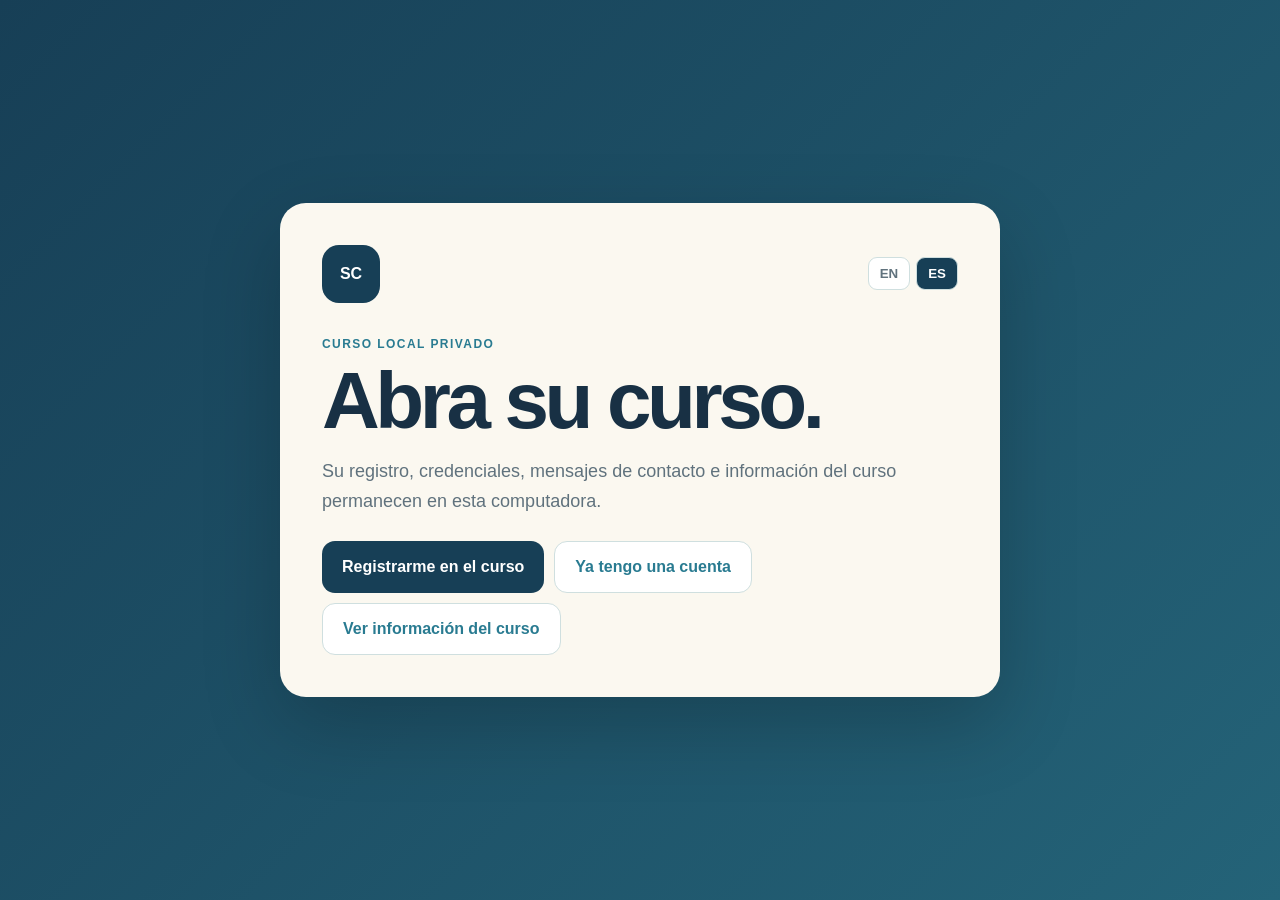
<file: nuevo_sitio_web2/ABRIR-CURSO-PRIVADO.html>
<!doctype html>
<html lang="es">
<head>
  <meta charset="utf-8">
  <meta name="viewport" content="width=device-width,initial-scale=1">
  <title>Abrir curso privado | Sabiduría Sin Códigos</title>
  <style>
    :root{--navy:#173f56;--blue:#297b91;--aqua:#61c8c5;--cream:#fbf8f0;--ink:#183044;--muted:#60727d}
    *{box-sizing:border-box}body{display:grid;min-height:100vh;place-items:center;margin:0;padding:24px;background:linear-gradient(135deg,var(--navy),#246378);color:var(--ink);font-family:"Segoe UI",Arial,sans-serif}
    main{width:min(100%,720px);padding:42px;border-radius:26px;background:var(--cream);box-shadow:0 28px 80px rgba(0,0,0,.2)}
    .top{display:flex;align-items:center;justify-content:space-between;gap:20px}.mark{display:grid;width:58px;height:58px;place-items:center;border-radius:17px;background:var(--navy);color:#fff;font-weight:900}
    .languages{display:flex;gap:6px}.languages button{padding:8px 11px;border:1px solid #cfdfdf;border-radius:9px;background:#fff;color:var(--muted);font-weight:800;cursor:pointer}.languages button.active{background:var(--navy);color:#fff}
    .label{display:block;margin-top:34px;color:var(--blue);font-size:12px;font-weight:850;letter-spacing:.12em}h1{margin:12px 0 16px;font-size:clamp(2.6rem,7vw,5rem);line-height:.95;letter-spacing:-.055em}p{color:var(--muted);font-size:18px;line-height:1.65}
    .actions{display:flex;flex-wrap:wrap;gap:10px;margin-top:25px}.button{display:inline-flex;min-height:52px;align-items:center;justify-content:center;padding:0 20px;border:0;border-radius:13px;background:var(--navy);color:#fff;text-decoration:none;font-weight:850;cursor:pointer}.button.secondary{border:1px solid #cfdfdf;background:#fff;color:var(--blue)}
    @media(max-width:520px){main{padding:28px 22px}.actions{flex-direction:column}.button{width:100%}}
  </style>
</head>
<body>
  <main>
    <div class="top"><span class="mark">SC</span><div class="languages"><button type="button" data-lang="en">EN</button><button type="button" data-lang="es">ES</button></div></div>
    <span class="label" data-en="PRIVATE LOCAL COURSE" data-es="CURSO LOCAL PRIVADO">CURSO LOCAL PRIVADO</span>
    <h1 data-en="Open your course." data-es="Abra su curso.">Abra su curso.</h1>
    <p data-en="Your registration, credentials, contact messages, and course information remain on this computer." data-es="Su registro, credenciales, mensajes de contacto e información del curso permanecen en esta computadora.">Su registro, credenciales, mensajes de contacto e información del curso permanecen en esta computadora.</p>
    <div class="actions">
      <a class="button" href="http://127.0.0.1:4317/register" data-en="Register for the course" data-es="Registrarme en el curso">Registrarme en el curso</a>
      <a class="button secondary" href="http://127.0.0.1:4317/login" data-en="I already have an account" data-es="Ya tengo una cuenta">Ya tengo una cuenta</a>
      <a class="button secondary" href="index.html" data-en="View course information" data-es="Ver información del curso">Ver información del curso</a>
    </div>
  </main>
  <script>
    let lang=localStorage.getItem("id-course-language")||"es";
    function applyLanguage(){document.documentElement.lang=lang;document.querySelectorAll("[data-en]").forEach(element=>element.textContent=element.dataset[lang]);document.querySelectorAll("[data-lang]").forEach(button=>button.classList.toggle("active",button.dataset.lang===lang))}
    document.querySelectorAll("[data-lang]").forEach(button=>button.addEventListener("click",()=>{lang=button.dataset.lang;localStorage.setItem("id-course-language",lang);applyLanguage()}));
    applyLanguage();
  </script>
</body>
</html>
</file>
